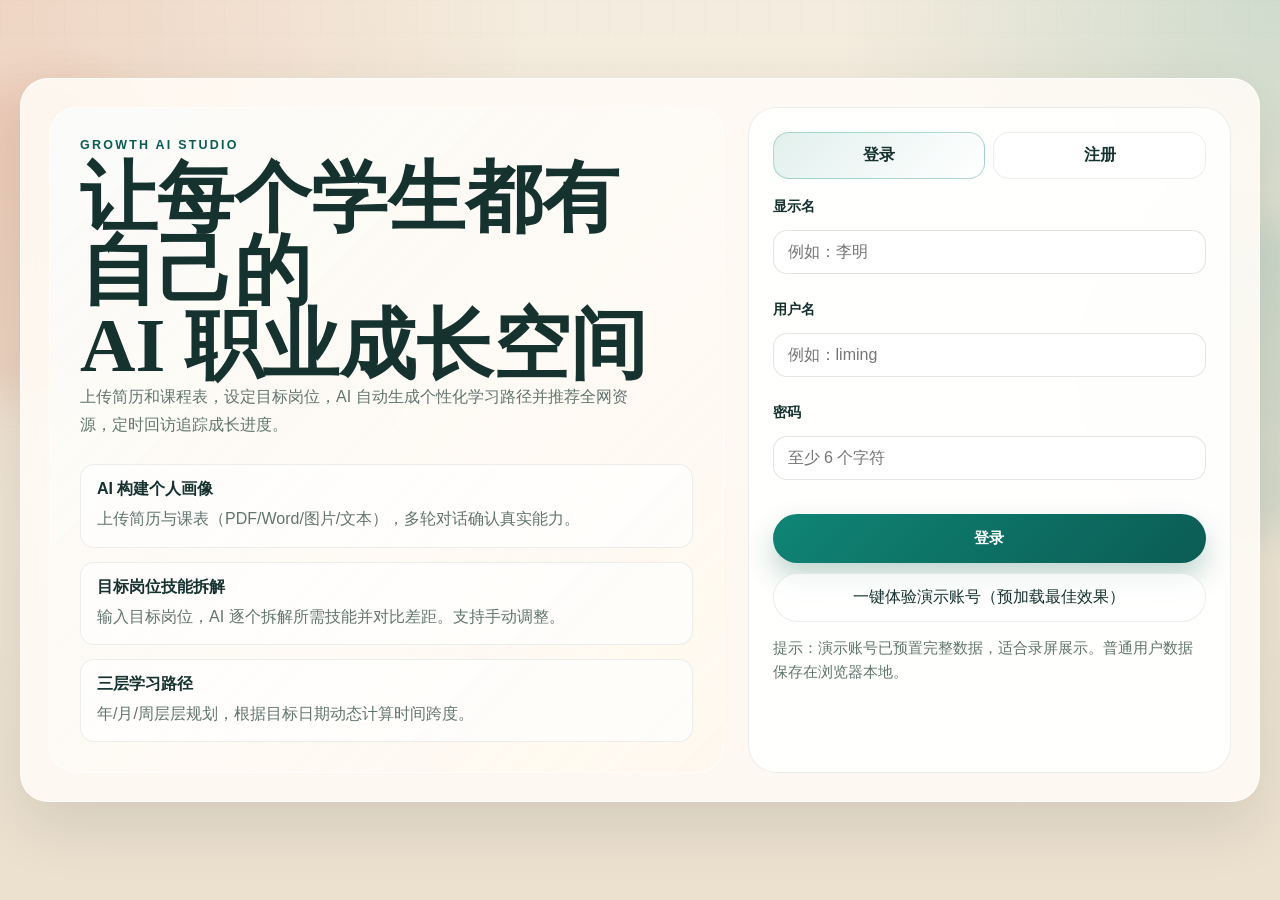
<file: static/index.html>
<!doctype html>
<html lang="zh-CN">
<head>
  <meta charset="utf-8"><meta name="viewport" content="width=device-width, initial-scale=1">
  <title>Growth AI Studio</title>
  <link rel="stylesheet" href="styles.css">
  <script src="https://cdn.sheetjs.com/xlsx-0.20.1/package/dist/xlsx.full.min.js"></script>
  <style>
    .app-shell { display: flex; min-height: 100vh; }
    .sidebar { width: 240px; background: rgba(255,252,246,0.96); border-right: 1px solid var(--line); padding: 24px 16px; display: flex; flex-direction: column; gap: 2px; flex-shrink: 0; }
    .sidebar .brand { font-family: Georgia, serif; font-size: 1.3rem; font-weight: 700; color: var(--ink); margin-bottom: 16px; padding: 0 8px; }
    .sidebar .brand span { color: var(--accent); }
    .sidebar .user-info { font-size: 0.8rem; color: var(--muted); padding: 8px; margin-bottom: 12px; border-bottom: 1px solid var(--line); }
    .nav-btn { display: flex; align-items: center; gap: 10px; padding: 12px 14px; border-radius: 14px; border: none; background: transparent; color: var(--ink); font: inherit; font-size: 0.9rem; font-weight: 600; cursor: pointer; text-align: left; width: 100%; transition: all 180ms ease; }
    .nav-btn:hover { background: rgba(15,133,118,0.06); transform: translateX(2px); }
    .nav-btn.active { background: linear-gradient(135deg, rgba(15,133,118,0.12), rgba(255,255,255,0.92)); border: 1px solid rgba(15,133,118,0.2); }
    .main-content { flex: 1; padding: 32px 40px; overflow-y: auto; max-width: 900px; }
    .page { display: none; }
    .page.active { display: block; }
    .glass-card { background: var(--panel); border: 1px solid rgba(255,255,255,0.68); border-radius: var(--radius-xl); padding: 28px; box-shadow: var(--shadow); margin-bottom: 20px; }
    .spinner { display: inline-block; width: 20px; height: 20px; border: 2px solid var(--line); border-top-color: var(--accent); border-radius: 50%; animation: spin 0.8s linear infinite; vertical-align: middle; margin-right: 8px; }
    @keyframes spin { to { transform: rotate(360deg); } }
    .skill-tag { display: inline-block; background: var(--accent-soft); color: var(--accent-strong); padding: 4px 12px; border-radius: 20px; font-size: 0.8rem; font-weight: 600; margin: 3px; }
    .gap-row { display: flex; justify-content: space-between; align-items: center; padding: 10px 16px; margin: 6px 0; background: rgba(255,255,255,0.5); border-radius: 12px; border: 1px solid var(--line); font-size: 0.9rem; }
    .badge { display: inline-block; padding: 6px 14px; border-radius: 20px; font-size: 0.8rem; font-weight: 700; }
    .badge-ok { background: var(--accent-soft); color: var(--accent-strong); }
    .badge-warn { background: var(--warm-soft); color: var(--warm); }
    textarea, input[type=text], input[type=password], input[type=number] { width: 100%; border: 1px solid var(--line); background: rgba(255,255,255,0.9); border-radius: 14px; padding: 12px 14px; font: inherit; box-sizing: border-box; }
    textarea { resize: vertical; min-height: 80px; }
    input[type=file] { font: inherit; }
    input[type=number] { -moz-appearance: textfield; }
    input[type=number]::-webkit-inner-spin-button,
    input[type=number]::-webkit-outer-spin-button { opacity: 1; }
    .field { margin-bottom: 12px; }
    .field span { display: block; font-weight: 700; font-size: 0.9rem; margin-bottom: 6px; color: var(--ink); }
    .inline-edit { border: 1px dashed var(--accent); background: rgba(15,133,118,0.04); border-radius: 6px; padding: 3px 4px; margin: 1px 2px; font: inherit; font-size: 0.82rem; text-align: center; vertical-align: middle; width: 52px; box-sizing: border-box; }
    .gap-row { display: flex; flex-wrap: wrap; justify-content: space-between; align-items: center; padding: 10px 14px; margin: 6px 0; background: rgba(255,255,255,0.5); border-radius: 12px; border: 1px solid var(--line); font-size: 0.88rem; gap: 6px; }
    .gap-row > div:first-child { flex: 1 1 280px; min-width: 250px; line-height: 2; }
    .gap-row .badge { flex-shrink: 0; white-space: nowrap; }
    .auth-shell { min-height: 100vh; display: grid; place-items: center; padding: 20px 0; }
    .auth-card { display: grid; grid-template-columns: 1.2fr 0.86fr; gap: 24px; padding: 28px; border-radius: var(--radius-xl); }
    .primary-btn { appearance: none; border: none; border-radius: 999px; background: linear-gradient(135deg, var(--accent), var(--accent-strong)); color: white; padding: 14px 20px; font-size: 0.95rem; font-weight: 700; cursor: pointer; box-shadow: 0 14px 28px rgba(11,92,83,0.26); transition: transform 180ms ease; width: 100%; margin-top: 8px; }
    .primary-btn:hover { transform: translateY(-2px); }
    .small-btn { appearance: none; border: 1px solid var(--line); border-radius: 20px; background: rgba(255,255,255,0.8); color: var(--ink); padding: 6px 14px; font: inherit; font-size: 0.8rem; cursor: pointer; margin: 4px; }
    .secondary-link { display: inline-flex; justify-content: center; align-items: center; border-radius: 999px; color: var(--ink); padding: 13px 18px; background: rgba(255,255,255,0.68); border: 1px solid rgba(22,50,47,0.08); cursor: pointer; font: inherit; width: 100%; margin-top: 8px; }
    .auth-tabs { display: grid; grid-template-columns: 1fr 1fr; gap: 8px; margin-bottom: 18px; }
    .auth-tab { appearance: none; border: 1px solid rgba(22,50,47,0.08); border-radius: 16px; padding: 12px; background: rgba(255,255,255,0.8); color: var(--ink); font: inherit; font-weight: 700; cursor: pointer; transition: all 180ms ease; }
    .auth-tab.is-active { background: linear-gradient(135deg, rgba(15,133,118,0.12), rgba(255,255,255,0.94)); border-color: rgba(15,133,118,0.3); }
    @media (max-width: 768px) { .app-shell { flex-direction: column; } .sidebar { width: 100%; padding: 12px; flex-direction: row; flex-wrap: wrap; gap: 4px; } .sidebar .brand { margin:0 auto 0 0; } .nav-btn { width: auto; font-size: 0.72rem; padding: 8px 10px; } .main-content { padding: 16px; } .auth-card { grid-template-columns: 1fr; } }
  </style>
</head>
<body>
<div class="ambient ambient-left"></div>
<div class="ambient ambient-right"></div>

<!-- ═══ Auth Gate ═══ -->
<section id="authGate" class="auth-shell">
  <div class="auth-card glass-card shell">
    <div class="auth-copy">
      <p class="eyebrow">Growth AI Studio</p>
      <h1>让每个学生都有自己的<br>AI 职业成长空间</h1>
      <p class="hero-description">上传简历和课程表，设定目标岗位，AI 自动生成个性化学习路径并推荐全网资源，定时回访追踪成长进度。</p>
      <div class="auth-feature-list">
        <article><strong>AI 构建个人画像</strong><p>上传简历与课表（PDF/Word/图片/文本），多轮对话确认真实能力。</p></article>
        <article><strong>目标岗位技能拆解</strong><p>输入目标岗位，AI 逐个拆解所需技能并对比差距。支持手动调整。</p></article>
        <article><strong>三层学习路径</strong><p>年/月/周层层规划，根据目标日期动态计算时间跨度。</p></article>
      </div>
    </div>
    <div class="auth-panel">
      <div class="auth-tabs">
        <button class="auth-tab is-active" id="tabLogin" onclick="switchAuthTab('login')">登录</button>
        <button class="auth-tab" id="tabRegister" onclick="switchAuthTab('register')">注册</button>
      </div>
      <form id="authForm" class="auth-form" onsubmit="handleAuth(event)">
        <label class="field" id="displayNameField" hidden><span>显示名</span><input id="displayName" placeholder="例如：李明"></label>
        <label class="field"><span>用户名</span><input id="authUser" placeholder="例如：liming" required></label>
        <label class="field"><span>密码</span><input id="authPass" type="password" placeholder="至少 6 个字符" required></label>
        <button type="submit" class="primary-btn" id="authBtn">登录</button>
      </form>
      <button class="secondary-link" onclick="demoLogin()" style="margin-top:10px;">一键体验演示账号（预加载最佳效果）</button>
      <p class="auth-note">提示：演示账号已预置完整数据，适合录屏展示。普通用户数据保存在浏览器本地。</p>
    </div>
  </div>
</section>

<!-- ═══ Main App ═══ -->
<div id="appRoot" class="app-shell" style="display:none;">
  <aside class="sidebar">
    <div class="brand">Growth <span>AI Studio</span></div>
    <div class="user-info" id="sidebarUser">—</div>
    <button class="nav-btn active" data-page="profile"><span>&#9672;</span> 构建个人画像</button>
    <button class="nav-btn" data-page="target"><span>&#9632;</span> 目标岗位分析</button>
    <button class="nav-btn" data-page="path"><span>&#9654;</span> 生成学习路径</button>
    <button class="nav-btn" data-page="path"><span>&#9671;</span> 学习路径与资源</button>
    <button class="nav-btn" data-page="checkin"><span>&#9733;</span> 定时回访</button>
    <button class="nav-btn" id="feedbackBtn" onclick="toggleFeedback()" style="font-size:0.85rem;"><span>&#9993;</span> 反馈建议</button>
    <button class="nav-btn" id="aboutBtn" onclick="toggleAbout()" style="font-size:0.85rem;"><span>&#167;</span> 关于 Growth</button>
    <div style="margin-top:auto;padding-top:16px;">
      <button class="nav-btn" onclick="logout()" style="font-size:0.82rem;color:var(--muted);">退出登录</button>
    </div>
  </aside>

  <main class="main-content">

    <!-- Page 1: Profile -->
    <section class="page active" id="page-profile">
      <p class="eyebrow">Step 1</p>
      <h2>构建个人画像</h2>
      <p style="color:var(--muted);margin-bottom:16px;">上传简历（支持 PDF / Word / 图片 / 文本），AI 通过多轮对话确认你的真实能力。</p>
      <div class="glass-card">
        <div class="field"><span>上传简历文件（可选）</span><input type="file" id="resumeFile" accept=".pdf,.docx,.txt,.xlsx,.xls,.png,.jpg,.jpeg" onchange="handleFileUpload()"></div>
        <div id="filePreview" style="margin-bottom:12px;padding:10px;background:rgba(255,255,255,0.5);border-radius:10px;font-size:0.82rem;color:var(--muted);display:none;"></div>
        <div class="field"><span>或直接输入简历内容</span><textarea id="resumeInput" rows="5" placeholder="粘贴简历内容，或描述你的教育背景、技能、项目经历、实习经验..."></textarea></div>
        <div class="field"><span>上传课程表文件（可选，支持 Excel / 图片 / 文本）</span><input type="file" id="scheduleFile" accept=".xlsx,.xls,.csv,.txt,.png,.jpg,.jpeg" onchange="handleScheduleUpload()"></div>
        <div id="schedulePreview" style="margin-bottom:12px;padding:10px;background:rgba(255,255,255,0.5);border-radius:10px;font-size:0.82rem;color:var(--muted);display:none;"></div>
        <div class="field"><span>或直接输入课程表 / 课余时间</span><textarea id="scheduleInput" rows="2" placeholder="例如：周一至周五晚上 7-10 点空闲，周末全天可用..."></textarea></div>
        <button class="primary-btn" onclick="buildProfile()">开始 AI 对话构建画像</button>
        <div id="profileResult" style="margin-top:16px;"></div>
      </div>
      <div class="glass-card" id="profileChat" style="display:none;">
        <p class="eyebrow">AI 追问确认</p>
        <div id="chatMessages" style="max-height:300px;overflow-y:auto;"></div>
        <div style="display:flex;gap:8px;margin-top:12px;">
          <input id="chatInput" placeholder="输入你的回答..." style="flex:1;" onkeydown="if(event.key==='Enter')sendAnswer()">
          <button class="primary-btn" onclick="sendAnswer()" style="width:auto;margin:0;">发送</button>
        </div>
      </div>
    </section>

    <!-- Page 2: Target -->
    <section class="page" id="page-target">
      <p class="eyebrow">Step 2</p>
      <h2>目标岗位分析</h2>
      <p style="color:var(--muted);margin-bottom:16px;">输入目标岗位，AI 拆解技能树并对比差距。你可以手动调整任何分析结果。</p>
      <div class="glass-card">
        <div class="field"><span>目标岗位</span><input id="targetPosition" placeholder="例如：Java 后端开发工程师（校招）"></div>
        <div class="field"><span>岗位 JD（可选）</span><textarea id="targetJD" rows="3" placeholder="粘贴具体 JD 以获取更精准的分析..."></textarea></div>
        <button class="primary-btn" onclick="analyzeTarget()">分析技能差距</button>
        <div id="targetResult" style="margin-top:16px;"></div>
        <p style="font-size:0.8rem;color:var(--muted);margin-top:8px;">点击分析结果中的数值可以直接修改，修改后会影响后续学习路径生成。</p>
      </div>
    </section>

    <!-- Page 3: Path -->
    <section class="page" id="page-path">
      <p class="eyebrow">Step 3</p>
      <h2>生成学习路径</h2>
      <p style="color:var(--muted);margin-bottom:16px;">AI 根据目标日期动态计算学习周期，生成年/月/周三层规划。</p>
      <div class="glass-card">
        <div class="field"><span>目标完成时间</span><input id="targetDate" value="2027年春招"></div>
        <p style="font-size:0.8rem;color:var(--muted);">系统会自动根据目标日期计算总周数。如输入"2029年春招"，会计算从现在到2029年3月的实际周数。</p>
        <button class="primary-btn" onclick="generatePath()">生成个性化学习路径</button>
        <div id="pathResult" style="margin-top:16px;"></div>
      </div>
    </section>

    <!-- Page 3 extension: Resources (integrated into path page) -->
    <section class="page" id="page-resources" style="display:none;"></section>

    <!-- Page 5: Check-in -->
    <section class="page" id="page-checkin">
      <p class="eyebrow">Step 5</p>
      <h2>定时回访</h2>
      <p style="color:var(--muted);margin-bottom:16px;">AI 每周回访检查学习进度，动态调整后续计划。</p>
      <div class="glass-card" id="checkinHistory" style="margin-bottom:20px;display:none;">
        <p class="eyebrow">回访记录</p>
        <div id="checkinTimeline"></div>
      </div>
      <div class="glass-card">
        <p>当前状态：<span class="badge badge-warn" id="checkinStatus">等待首次回访</span></p>
        <div class="field" style="margin-top:12px;"><span>这周的学习进展如何？</span><textarea id="checkinInput" rows="3" placeholder="告诉 AI 你这周完成了什么、遇到了什么困难..."></textarea></div>
        <button class="primary-btn" onclick="doCheckin()">提交回访</button>
        <div id="checkinResult" style="margin-top:16px;"></div>
      </div>
    </section>

  </main>
</div>

<!-- Feedback Modal -->
<div id="feedbackModal" style="display:none;position:fixed;top:0;left:0;width:100%;height:100%;background:rgba(0,0,0,0.3);z-index:1001;align-items:center;justify-content:center;">
<div style="background:var(--panel);border:1px solid rgba(255,255,255,0.68);border-radius:var(--radius-xl);padding:32px;max-width:480px;width:90%;box-shadow:var(--shadow);">
<p class="eyebrow">Feedback</p>
<h2>反馈建议</h2>
<p style="color:var(--muted);font-size:0.88rem;">告诉我们你的使用体验、遇到的问题或功能建议。</p>
<textarea id="feedbackText" rows="4" placeholder="请描述你的建议或遇到的问题..."></textarea>
<div style="display:flex;gap:8px;margin-top:12px;">
  <button class="primary-btn" onclick="submitFeedback()" style="margin:0;">提交反馈</button>
  <button class="secondary-link" onclick="toggleFeedback()" style="margin:0;width:auto;padding:14px 20px;">取消</button>
</div>
<p id="feedbackMsg" style="margin-top:8px;font-size:0.82rem;color:var(--accent);display:none;"></p>
</div>
</div>

<!-- About Modal -->
<div id="aboutModal" style="display:none;position:fixed;top:0;left:0;width:100%;height:100%;background:rgba(0,0,0,0.3);z-index:1000;align-items:center;justify-content:center;">
<div style="background:var(--panel);border:1px solid rgba(255,255,255,0.68);border-radius:var(--radius-xl);padding:32px;max-width:480px;width:90%;box-shadow:var(--shadow);">
<p class="eyebrow">About</p>
<h2>Growth AI Studio</h2>
<p style="color:var(--accent-strong);font-weight:700;" id="versionLabel" onclick="adminSecret()">v1.4.4</p>
<div style="border-top:1px solid var(--line);margin:16px 0;padding-top:12px;font-size:0.88rem;line-height:1.8;">
<p><strong>本次更新：</strong></p>
<ul style="padding-left:18px;color:var(--muted);">
  <li>简历文件上传支持 PDF / Word / Excel / 图片</li>
  <li>课程表上传支持 Excel (.xlsx/.xls) 自动解析</li>
  <li>目标岗位分析可手动修改每项差距数值</li>
  <li>学习路径根据目标日期动态计算总周数</li>
  <li>学习资源合并入学习路径，带直达链接</li>
  <li>所有数据保存到浏览器本地，重启不丢失</li>
  <li>演示账号预置完整数据，录屏即用</li>
</ul>
<p style="margin-top:12px;font-size:0.82rem;color:var(--muted);">技术栈：FastAPI + LangGraph + DeepSeek V4 + Chroma<br>部署：Railway · 前端设计参考 yunshukk.github.io</p>
</div>
<button class="primary-btn" onclick="toggleAbout()" style="margin-top:8px;">关闭</button>
</div>
</div>

<script src="app.js"></script>
</body>
</html>
</file>
<file: static/styles.css>
:root {
  --bg: #f4ecde;
  --bg-2: #ece0ce;
  --panel: rgba(255, 252, 246, 0.88);
  --panel-strong: rgba(255, 249, 239, 0.96);
  --ink: #16322f;
  --muted: #61756f;
  --line: rgba(22, 50, 47, 0.12);
  --accent: #0f8576;
  --accent-strong: #0b5c53;
  --accent-soft: #dff5ef;
  --warm: #d76e4d;
  --warm-soft: #ffe5da;
  --danger: #a63f31;
  --shadow: 0 24px 60px rgba(30, 48, 44, 0.12);
  --radius-xl: 28px;
  --radius-lg: 20px;
  --radius-md: 14px;
}

* {
  box-sizing: border-box;
}

html {
  scroll-behavior: smooth;
}

body {
  margin: 0;
  min-height: 100vh;
  color: var(--ink);
  background:
    radial-gradient(circle at top left, rgba(215, 110, 77, 0.18), transparent 34%),
    radial-gradient(circle at top right, rgba(15, 133, 118, 0.16), transparent 28%),
    linear-gradient(180deg, var(--bg) 0%, var(--bg-2) 100%);
  font-family: "Avenir Next", "Segoe UI", "PingFang SC", "Microsoft YaHei", sans-serif;
}

body::before {
  content: "";
  position: fixed;
  inset: 0;
  pointer-events: none;
  background-image:
    linear-gradient(rgba(22, 50, 47, 0.03) 1px, transparent 1px),
    linear-gradient(90deg, rgba(22, 50, 47, 0.03) 1px, transparent 1px);
  background-size: 32px 32px;
  mask-image: linear-gradient(180deg, rgba(0, 0, 0, 0.2), transparent 60%);
}

.ambient {
  position: fixed;
  width: 320px;
  height: 320px;
  border-radius: 999px;
  filter: blur(20px);
  pointer-events: none;
  opacity: 0.7;
}

.ambient-left {
  top: 80px;
  left: -120px;
  background: rgba(215, 110, 77, 0.18);
}

.ambient-right {
  top: 220px;
  right: -110px;
  background: rgba(15, 133, 118, 0.16);
}

.shell {
  width: min(1440px, calc(100vw - 40px));
  margin: 0 auto;
}

.glass-card {
  background: var(--panel);
  border: 1px solid rgba(255, 255, 255, 0.68);
  box-shadow: var(--shadow);
  backdrop-filter: blur(16px);
}

.eyebrow {
  margin: 0 0 10px;
  color: var(--accent-strong);
  text-transform: uppercase;
  letter-spacing: 0.18em;
  font-size: 0.78rem;
  font-weight: 700;
}

h1,
h2,
h3 {
  font-family: Georgia, "Noto Serif SC", "Songti SC", serif;
}

.hero h1,
.auth-copy h1 {
  margin: 0;
  font-size: clamp(3rem, 6vw, 5.2rem);
  line-height: 0.96;
}

.hero-subtitle {
  margin: 14px 0 10px;
  font-size: clamp(1.1rem, 2.1vw, 1.65rem);
  color: var(--accent-strong);
  font-weight: 700;
}

.hero-description {
  margin: 0;
  color: var(--muted);
  line-height: 1.8;
  max-width: 62ch;
}

.auth-shell {
  min-height: 100vh;
  display: grid;
  place-items: center;
  padding: 20px 0;
}

.auth-card {
  display: grid;
  grid-template-columns: 1.2fr 0.86fr;
  gap: 24px;
  padding: 28px;
  border-radius: var(--radius-xl);
}

.auth-copy,
.auth-panel {
  border-radius: var(--radius-xl);
}

.auth-copy {
  padding: 30px;
  background:
    linear-gradient(135deg, rgba(255, 255, 255, 0.78), rgba(255, 249, 239, 0.94)),
    linear-gradient(120deg, rgba(15, 133, 118, 0.08), rgba(215, 110, 77, 0.06));
  border: 1px solid rgba(255, 255, 255, 0.6);
}

.auth-panel {
  padding: 24px;
  background: rgba(255, 255, 255, 0.78);
  border: 1px solid rgba(22, 50, 47, 0.08);
}

.auth-feature-list {
  display: grid;
  gap: 14px;
  margin-top: 24px;
}

.auth-feature-list article {
  padding: 14px 16px;
  border-radius: var(--radius-md);
  background: rgba(255, 255, 255, 0.7);
  border: 1px solid rgba(22, 50, 47, 0.08);
}

.auth-feature-list strong {
  display: block;
  font-size: 1rem;
}

.auth-feature-list p {
  margin: 6px 0 0;
  color: var(--muted);
  line-height: 1.65;
}

.auth-tabs {
  display: grid;
  grid-template-columns: repeat(2, minmax(0, 1fr));
  gap: 8px;
  margin-bottom: 18px;
}

.auth-tab,
.primary-btn,
.secondary-link,
.preset-btn,
.tag-chip,
.history-item,
.compact-btn {
  transition: transform 180ms ease, background 180ms ease, box-shadow 180ms ease;
}

.auth-tab {
  appearance: none;
  border: 1px solid rgba(22, 50, 47, 0.08);
  border-radius: 16px;
  padding: 12px;
  background: rgba(255, 255, 255, 0.8);
  color: var(--ink);
  font: inherit;
  font-weight: 700;
  cursor: pointer;
}

.auth-tab.is-active {
  background: linear-gradient(135deg, rgba(15, 133, 118, 0.12), rgba(255, 255, 255, 0.94));
  border-color: rgba(15, 133, 118, 0.3);
}

.auth-form {
  display: grid;
  gap: 14px;
}

.field {
  display: grid;
  gap: 8px;
}

.field span {
  font-weight: 700;
  font-size: 0.95rem;
}

.field input,
.field textarea,
.field select {
  width: 100%;
  border: 1px solid rgba(22, 50, 47, 0.12);
  background: rgba(255, 255, 255, 0.9);
  border-radius: 14px;
  padding: 12px 14px;
  color: var(--ink);
  font: inherit;
  resize: vertical;
}

.auth-note {
  margin: 14px 0 0;
  color: var(--muted);
  line-height: 1.65;
  font-size: 0.92rem;
}

.primary-btn {
  appearance: none;
  border: none;
  border-radius: 999px;
  background: linear-gradient(135deg, var(--accent), var(--accent-strong));
  color: white;
  padding: 14px 20px;
  font-size: 1rem;
  font-weight: 700;
  cursor: pointer;
  box-shadow: 0 14px 28px rgba(11, 92, 83, 0.26);
}

.full-width {
  width: 100%;
}

.secondary-link {
  display: inline-flex;
  justify-content: center;
  align-items: center;
  text-decoration: none;
  border-radius: 999px;
  color: var(--ink);
  padding: 13px 18px;
  background: rgba(255, 255, 255, 0.68);
  border: 1px solid rgba(22, 50, 47, 0.08);
  cursor: pointer;
  font: inherit;
}

.secondary-btn {
  margin-top: 12px;
}

.primary-btn:hover,
.secondary-link:hover,
.preset-btn:hover,
.tag-chip:hover,
.history-item:hover,
.compact-btn:hover,
.auth-tab:hover {
  transform: translateY(-2px);
}

.topbar {
  display: flex;
  justify-content: space-between;
  gap: 16px;
  align-items: center;
  padding: 18px 0 6px;
}

.brand-line {
  display: grid;
  gap: 6px;
}

.brand-line strong {
  font-size: 1.08rem;
}

.mini-note {
  color: var(--muted);
  font-size: 0.92rem;
}

.topbar-actions {
  display: flex;
  align-items: center;
  gap: 10px;
  flex-wrap: wrap;
  justify-content: flex-end;
}

.compact-btn {
  padding: 10px 14px;
}

.user-badge {
  display: inline-flex;
  align-items: center;
  padding: 10px 14px;
  border-radius: 999px;
  background: rgba(223, 245, 239, 0.88);
  color: var(--accent-strong);
  font-weight: 700;
}

.hero {
  display: grid;
  grid-template-columns: 1.16fr 0.94fr;
  gap: 24px;
  padding: 12px 0 24px;
  align-items: stretch;
}

.hero-copy,
.hero-card,
.panel {
  border-radius: var(--radius-xl);
}

.hero-copy {
  padding: 34px;
  background:
    linear-gradient(135deg, rgba(255, 255, 255, 0.72), rgba(255, 250, 243, 0.9)),
    linear-gradient(120deg, rgba(15, 133, 118, 0.08), rgba(215, 110, 77, 0.06));
  border: 1px solid rgba(255, 255, 255, 0.6);
  box-shadow: var(--shadow);
}

.hero-actions {
  display: flex;
  gap: 14px;
  align-items: center;
  margin-top: 26px;
  flex-wrap: wrap;
}

.hero-metrics {
  display: grid;
  grid-template-columns: repeat(3, minmax(0, 1fr));
  gap: 14px;
  margin-top: 26px;
}

.metric-chip {
  padding: 16px;
  border-radius: var(--radius-lg);
  background: rgba(255, 255, 255, 0.62);
  border: 1px solid rgba(22, 50, 47, 0.08);
}

.metric-value {
  display: block;
  font-size: 1.7rem;
  font-weight: 800;
}

.metric-label {
  display: block;
  margin-top: 4px;
  color: var(--muted);
  font-size: 0.95rem;
}

.hero-card {
  padding: 24px;
  position: relative;
  overflow: hidden;
}

.hero-card::after {
  content: "";
  position: absolute;
  inset: auto -50px -50px auto;
  width: 220px;
  height: 220px;
  background: radial-gradient(circle, rgba(15, 133, 118, 0.16), transparent 64%);
}

.hero-card-top {
  display: flex;
  align-items: center;
  gap: 10px;
  color: var(--accent-strong);
  font-weight: 700;
  margin-bottom: 18px;
}

.status-dot {
  width: 10px;
  height: 10px;
  border-radius: 999px;
  background: var(--accent);
  box-shadow: 0 0 0 6px rgba(15, 133, 118, 0.15);
}

.ai-console {
  display: grid;
  gap: 12px;
}

.console-line {
  display: grid;
  grid-template-columns: 40px 1fr;
  gap: 12px;
  padding: 12px 14px;
  border-radius: 16px;
  background: rgba(255, 255, 255, 0.72);
  border: 1px solid rgba(22, 50, 47, 0.08);
}

.console-index {
  color: var(--warm);
  font-weight: 800;
}

.console-line p {
  margin: 0;
  color: var(--muted);
  line-height: 1.65;
}

.app-layout {
  display: grid;
  grid-template-columns: minmax(340px, 430px) minmax(0, 1fr);
  gap: 22px;
  align-items: start;
  padding-bottom: 40px;
}

.control-column,
.content-column {
  display: grid;
  gap: 22px;
}

.panel {
  padding: 24px;
}

.panel-heading h2 {
  margin: 0;
  font-size: 1.95rem;
}

.panel-heading p:last-child {
  margin: 8px 0 0;
  color: var(--muted);
  line-height: 1.7;
}

.workspace-summary,
.history-list,
.profile-form,
.sub-panel,
.algorithm-list,
.summary-list,
.gap-list,
.annual-roadmap,
.monthly-plan,
.resource-board {
  display: grid;
  gap: 16px;
}

.history-item {
  appearance: none;
  border: 1px solid rgba(22, 50, 47, 0.08);
  border-radius: 16px;
  padding: 14px;
  text-align: left;
  background: rgba(255, 255, 255, 0.72);
  cursor: pointer;
}

.history-item strong {
  display: block;
  margin-bottom: 6px;
}

.history-item span {
  color: var(--muted);
  font-size: 0.92rem;
}

.empty-state {
  color: var(--muted);
  cursor: default;
}

.preset-row {
  display: grid;
  grid-template-columns: repeat(3, minmax(0, 1fr));
  gap: 10px;
  margin: 20px 0 18px;
}

.preset-btn {
  appearance: none;
  border: 1px solid rgba(22, 50, 47, 0.1);
  background: rgba(255, 255, 255, 0.7);
  border-radius: 16px;
  padding: 12px;
  color: var(--ink);
  cursor: pointer;
  text-align: left;
}

.preset-btn strong {
  display: block;
  font-size: 0.98rem;
}

.preset-btn span {
  display: block;
  color: var(--muted);
  margin-top: 4px;
  font-size: 0.88rem;
  line-height: 1.5;
}

.preset-btn.is-active {
  background: linear-gradient(135deg, rgba(15, 133, 118, 0.1), rgba(255, 255, 255, 0.88));
  border-color: rgba(15, 133, 118, 0.32);
  box-shadow: inset 0 0 0 1px rgba(15, 133, 118, 0.08);
}

.field-grid {
  display: grid;
  grid-template-columns: repeat(2, minmax(0, 1fr));
  gap: 14px;
}

.field-wide {
  grid-column: 1 / -1;
}

.slider-grid,
.coach-controls {
  display: grid;
  grid-template-columns: repeat(2, minmax(0, 1fr));
  gap: 14px;
}

.coach-controls {
  grid-template-columns: repeat(3, minmax(0, 1fr));
}

.range-wrap {
  display: flex;
  align-items: center;
  gap: 12px;
}

input[type="range"] {
  width: 100%;
  accent-color: var(--accent);
}

.toggle-row {
  display: flex;
  gap: 10px;
  align-items: center;
  padding: 12px 14px;
  border-radius: 16px;
  background: rgba(255, 255, 255, 0.58);
  border: 1px solid rgba(22, 50, 47, 0.08);
}

.upload-hint {
  display: flex;
  gap: 12px;
  align-items: flex-start;
  padding: 14px 16px;
  border-radius: 18px;
  background: linear-gradient(135deg, rgba(15, 133, 118, 0.08), rgba(215, 110, 77, 0.08));
}

.upload-hint p {
  margin: 0;
  color: var(--muted);
  line-height: 1.65;
}

.upload-pill {
  display: inline-flex;
  align-items: center;
  justify-content: center;
  min-width: 78px;
  border-radius: 999px;
  padding: 7px 10px;
  background: rgba(255, 255, 255, 0.74);
  font-size: 0.85rem;
  font-weight: 800;
  color: var(--accent-strong);
}

.sub-panel {
  padding: 16px;
  border-radius: 20px;
  background: rgba(255, 255, 255, 0.64);
  border: 1px solid rgba(22, 50, 47, 0.08);
}

.sub-panel-head {
  display: flex;
  justify-content: space-between;
  gap: 12px;
  align-items: baseline;
  flex-wrap: wrap;
}

.sub-panel-head h3 {
  margin: 0;
  font-size: 1.22rem;
}

.sub-panel-head p {
  margin: 0;
  color: var(--muted);
}

.tag-grid {
  display: flex;
  flex-wrap: wrap;
  gap: 10px;
}

.tag-chip {
  appearance: none;
  border: 1px solid rgba(22, 50, 47, 0.1);
  border-radius: 999px;
  padding: 10px 14px;
  background: rgba(255, 255, 255, 0.76);
  color: var(--ink);
  cursor: pointer;
}

.tag-chip.is-selected {
  background: linear-gradient(135deg, rgba(15, 133, 118, 0.12), rgba(255, 255, 255, 0.95));
  border-color: rgba(15, 133, 118, 0.28);
}

.career-chip {
  background: rgba(223, 245, 239, 0.74);
}

.timetable-board {
  display: grid;
  gap: 10px;
}

.timetable-header,
.timetable-row {
  display: grid;
  grid-template-columns: 86px repeat(7, minmax(0, 1fr));
  gap: 8px;
}

.timetable-header span,
.period-label {
  padding: 10px 8px;
  border-radius: 14px;
  font-size: 0.9rem;
  text-align: center;
}

.timetable-header span {
  background: rgba(22, 50, 47, 0.07);
  font-weight: 700;
}

.period-label {
  background: rgba(255, 255, 255, 0.76);
  border: 1px solid rgba(22, 50, 47, 0.08);
  color: var(--muted);
  font-weight: 700;
}

.slot-btn {
  appearance: none;
  border: 1px solid rgba(22, 50, 47, 0.08);
  border-radius: 14px;
  min-height: 68px;
  padding: 8px;
  font: inherit;
  cursor: pointer;
  color: var(--ink);
  background: rgba(255, 255, 255, 0.78);
}

.slot-btn small {
  display: block;
  margin-top: 6px;
  color: var(--muted);
}

.slot-btn.is-study {
  background: rgba(223, 245, 239, 0.94);
}

.slot-btn.is-focus {
  background: linear-gradient(135deg, rgba(15, 133, 118, 0.18), rgba(223, 245, 239, 0.92));
  border-color: rgba(15, 133, 118, 0.28);
}

.slot-btn.is-blocked {
  background: rgba(97, 117, 111, 0.14);
  color: rgba(22, 50, 47, 0.76);
}

.budget-summary,
.gap-overview,
.dependency-row,
.focus-list,
.resource-meta,
.strength-tags {
  display: flex;
  flex-wrap: wrap;
  gap: 10px;
}

.summary-pill,
.dependency-chip,
.resource-badge,
.focus-chip,
.strength-tags span {
  display: inline-flex;
  align-items: center;
  gap: 6px;
  padding: 8px 12px;
  border-radius: 999px;
  font-size: 0.88rem;
  background: rgba(223, 245, 239, 0.84);
  color: var(--accent-strong);
}

.algorithm-panel {
  position: sticky;
  top: 20px;
}

.algorithm-list article,
.summary-list article,
.gap-item,
.phase-card,
.month-card,
.resource-group,
.resource-card,
.stat-card,
.summary-card,
.visual-card,
.workspace-summary article {
  border: 1px solid rgba(22, 50, 47, 0.08);
  background: rgba(255, 255, 255, 0.72);
  border-radius: 20px;
}

.algorithm-list article,
.summary-list article,
.resource-card,
.gap-item,
.stat-card,
.visual-card,
.summary-card {
  padding: 16px;
}

.algorithm-list h3,
.card-title-row h3,
.phase-card h3,
.month-card h3,
.resource-group h3 {
  margin: 0;
}

.algorithm-list p,
.algorithm-list ul,
.summary-list p,
.resource-reason,
.gap-item p,
.phase-card p,
.month-card p,
.resource-group p,
.workspace-summary p {
  color: var(--muted);
  line-height: 1.65;
}

.algorithm-list ul {
  margin: 10px 0 0;
  padding-left: 18px;
}

.stats-grid {
  display: grid;
  grid-template-columns: repeat(4, minmax(0, 1fr));
  gap: 14px;
}

.stat-card strong {
  display: block;
  font-size: 2rem;
}

.stat-card span {
  display: block;
  margin-top: 6px;
  color: var(--muted);
}

.profile-grid,
.coach-grid {
  display: grid;
  grid-template-columns: minmax(0, 1.08fr) minmax(320px, 0.92fr);
  gap: 18px;
  margin-top: 18px;
}

.card-title-row {
  display: flex;
  justify-content: space-between;
  gap: 12px;
  align-items: baseline;
  margin-bottom: 14px;
}

.radar-chart,
.trend-chart {
  min-height: 320px;
}

.annual-roadmap,
.monthly-plan {
  grid-template-columns: repeat(3, minmax(0, 1fr));
}

.phase-card,
.month-card,
.resource-group {
  padding: 18px;
}

.phase-card header,
.month-card header,
.resource-group header {
  display: flex;
  justify-content: space-between;
  gap: 12px;
  align-items: baseline;
}

.phase-badge,
.month-badge {
  padding: 6px 10px;
  border-radius: 999px;
  background: var(--warm-soft);
  color: var(--danger);
  font-size: 0.82rem;
  font-weight: 700;
}

.schedule-head {
  margin-top: 10px;
}

.weekly-schedule {
  display: grid;
  grid-template-columns: repeat(7, minmax(0, 1fr));
  gap: 12px;
}

.day-card {
  border-radius: 18px;
  padding: 14px;
  background: rgba(255, 255, 255, 0.74);
  border: 1px solid rgba(22, 50, 47, 0.08);
}

.day-card h4 {
  margin: 0 0 10px;
  font-size: 1rem;
}

.slot-card {
  border-radius: 14px;
  padding: 12px;
  min-height: 112px;
  background: rgba(255, 255, 255, 0.7);
  border: 1px solid rgba(22, 50, 47, 0.08);
  display: grid;
  gap: 8px;
}

.slot-card.is-blocked {
  background: rgba(97, 117, 111, 0.12);
}

.slot-card.is-review {
  background: rgba(255, 229, 218, 0.72);
}

.slot-card.is-focus {
  border-color: rgba(15, 133, 118, 0.26);
}

.slot-title {
  font-weight: 800;
}

.slot-task {
  font-size: 0.98rem;
  line-height: 1.55;
}

.slot-meta {
  color: var(--muted);
  font-size: 0.86rem;
}

.resource-group-grid {
  display: grid;
  grid-template-columns: repeat(2, minmax(0, 1fr));
  gap: 14px;
}

.resource-link {
  text-decoration: none;
  color: var(--accent-strong);
  font-weight: 800;
}

.resource-actions {
  display: flex;
  justify-content: space-between;
  gap: 12px;
  align-items: center;
  margin-top: 12px;
}

.gap-head {
  display: flex;
  justify-content: space-between;
  gap: 14px;
  align-items: baseline;
}

.gap-score {
  font-size: 1.2rem;
  font-weight: 800;
  color: var(--warm);
}

.progress-track {
  width: 100%;
  height: 10px;
  border-radius: 999px;
  overflow: hidden;
  background: rgba(22, 50, 47, 0.08);
  margin: 12px 0 10px;
}

.progress-fill {
  height: 100%;
  border-radius: 999px;
  background: linear-gradient(90deg, var(--accent), var(--warm));
}

.trend-svg text,
.radar-svg text {
  fill: var(--muted);
  font-family: "Avenir Next", "Segoe UI", "PingFang SC", "Microsoft YaHei", sans-serif;
}

.trend-note {
  display: block;
  margin-top: 10px;
  color: var(--muted);
}

.toast {
  position: fixed;
  right: 20px;
  bottom: 20px;
  z-index: 20;
  padding: 14px 18px;
  border-radius: 16px;
  background: rgba(22, 50, 47, 0.92);
  color: white;
  box-shadow: var(--shadow);
}

@media (max-width: 1180px) {
  .auth-card,
  .hero,
  .app-layout,
  .profile-grid,
  .coach-grid {
    grid-template-columns: 1fr;
  }

  .algorithm-panel {
    position: static;
  }

  .stats-grid,
  .annual-roadmap,
  .monthly-plan,
  .coach-controls {
    grid-template-columns: repeat(2, minmax(0, 1fr));
  }

  .weekly-schedule {
    grid-template-columns: repeat(3, minmax(0, 1fr));
  }
}

@media (max-width: 860px) {
  .shell {
    width: min(100vw - 24px, 1440px);
  }

  .hero-copy,
  .hero-card,
  .panel,
  .auth-copy,
  .auth-panel {
    padding: 20px;
  }

  .topbar {
    flex-direction: column;
    align-items: stretch;
  }

  .topbar-actions {
    justify-content: flex-start;
  }

  .preset-row,
  .field-grid,
  .slider-grid,
  .stats-grid,
  .annual-roadmap,
  .monthly-plan,
  .resource-group-grid,
  .coach-controls,
  .weekly-schedule {
    grid-template-columns: 1fr;
  }

  .hero-metrics {
    grid-template-columns: 1fr;
  }

  .timetable-header,
  .timetable-row {
    grid-template-columns: 76px repeat(7, minmax(56px, 1fr));
  }

  .slot-btn {
    min-height: 60px;
    font-size: 0.86rem;
  }
}
</file>
